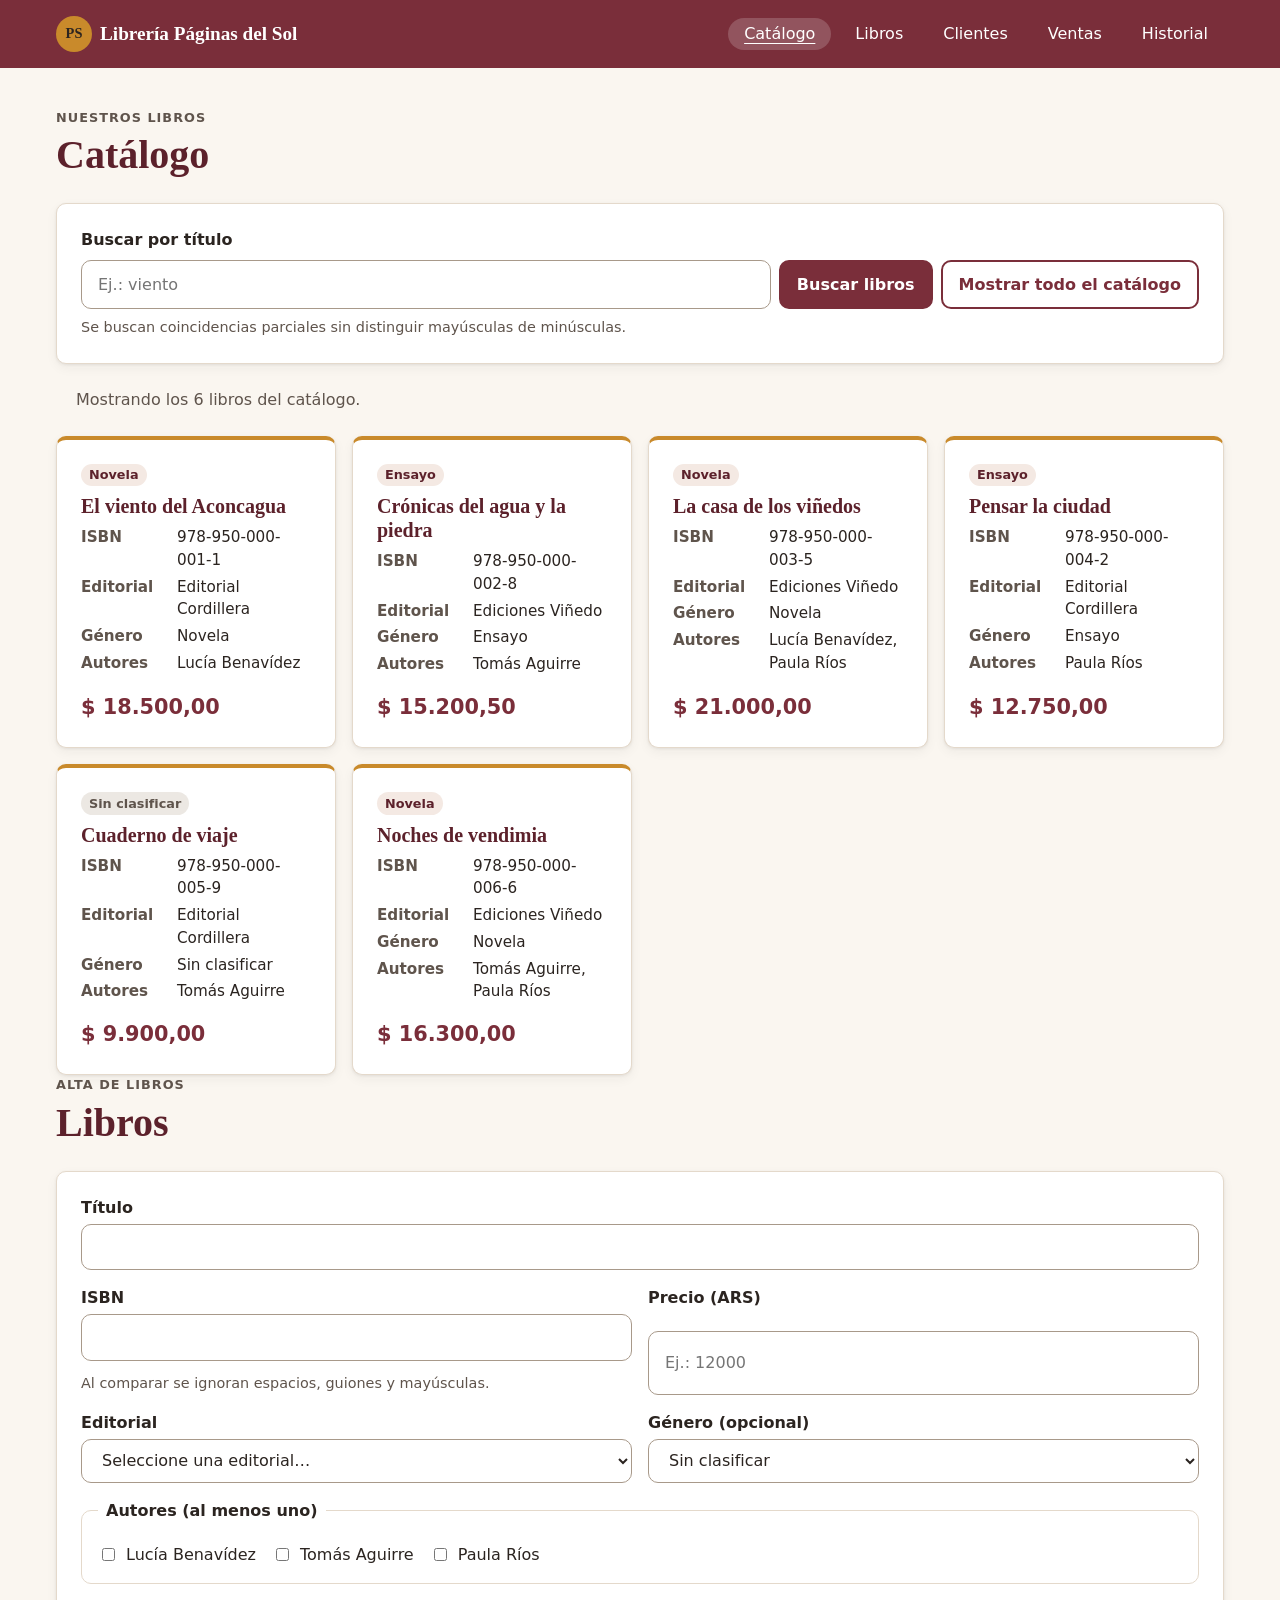
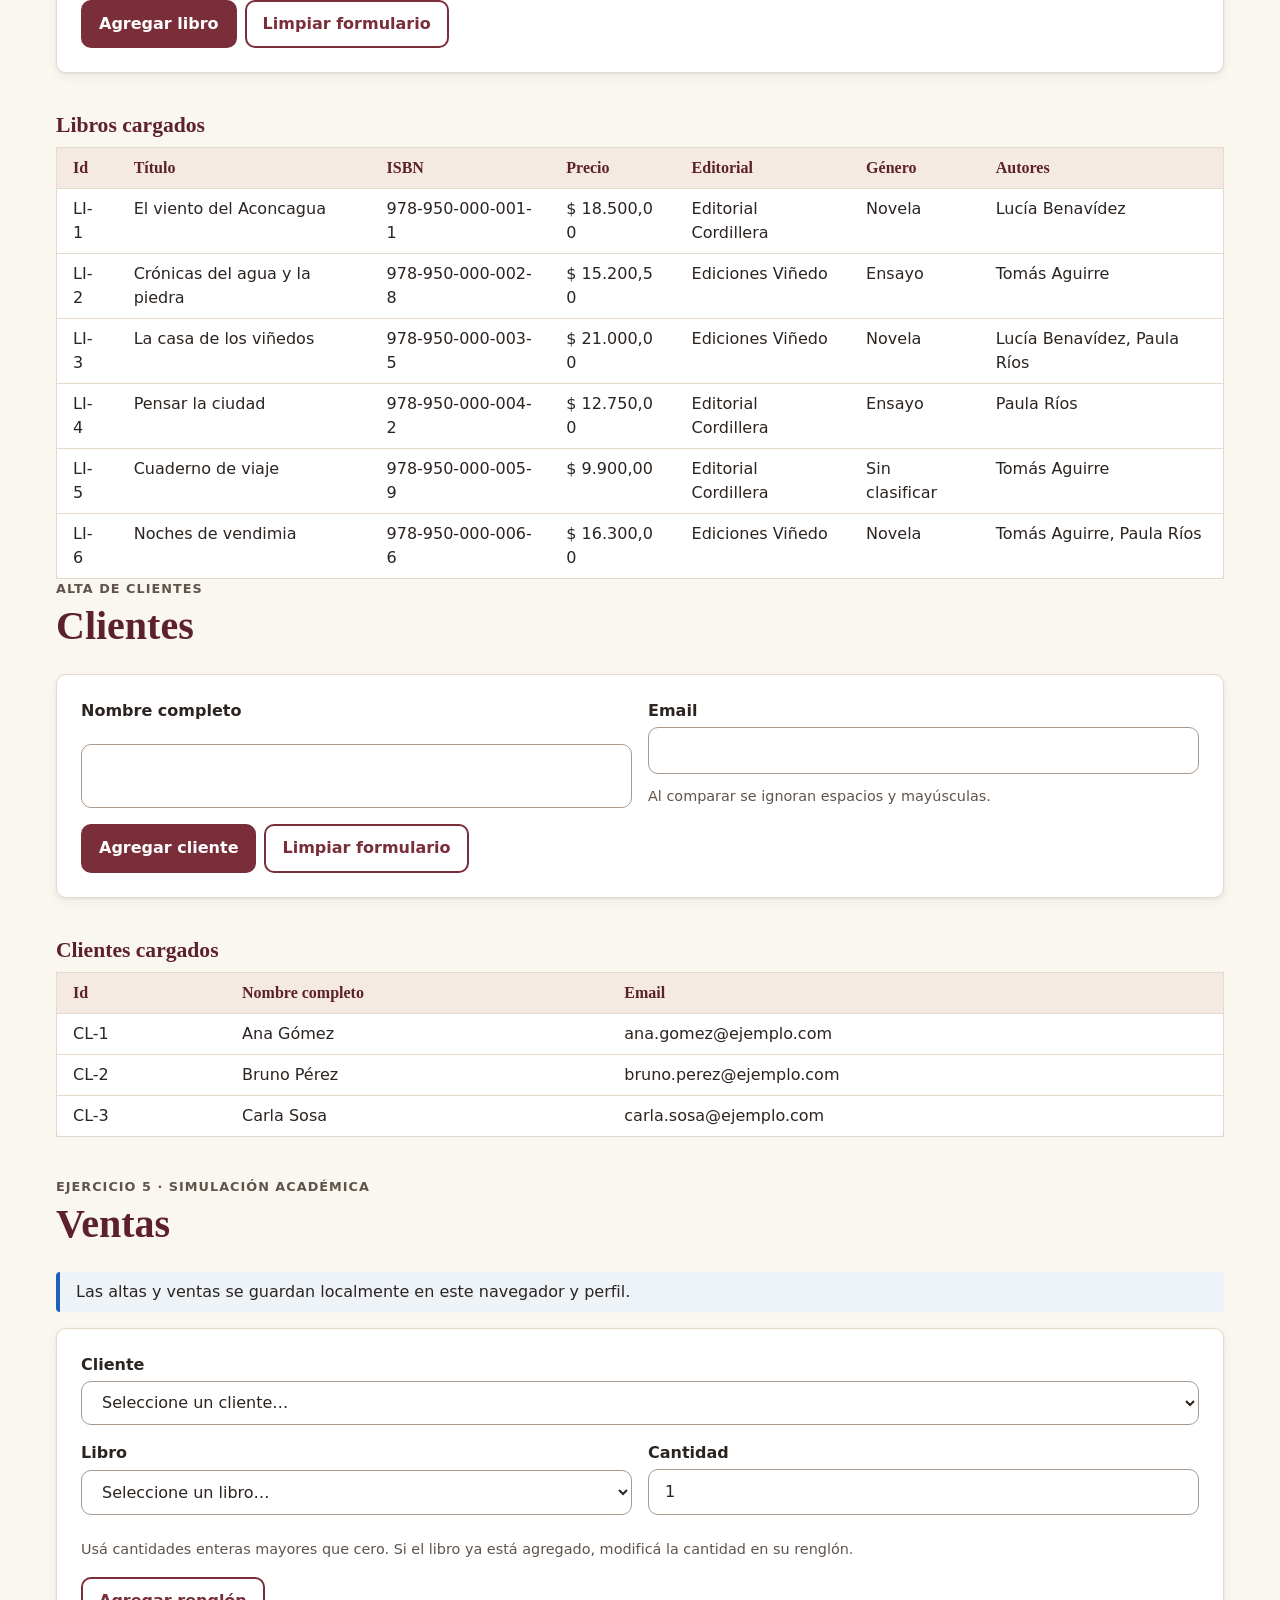
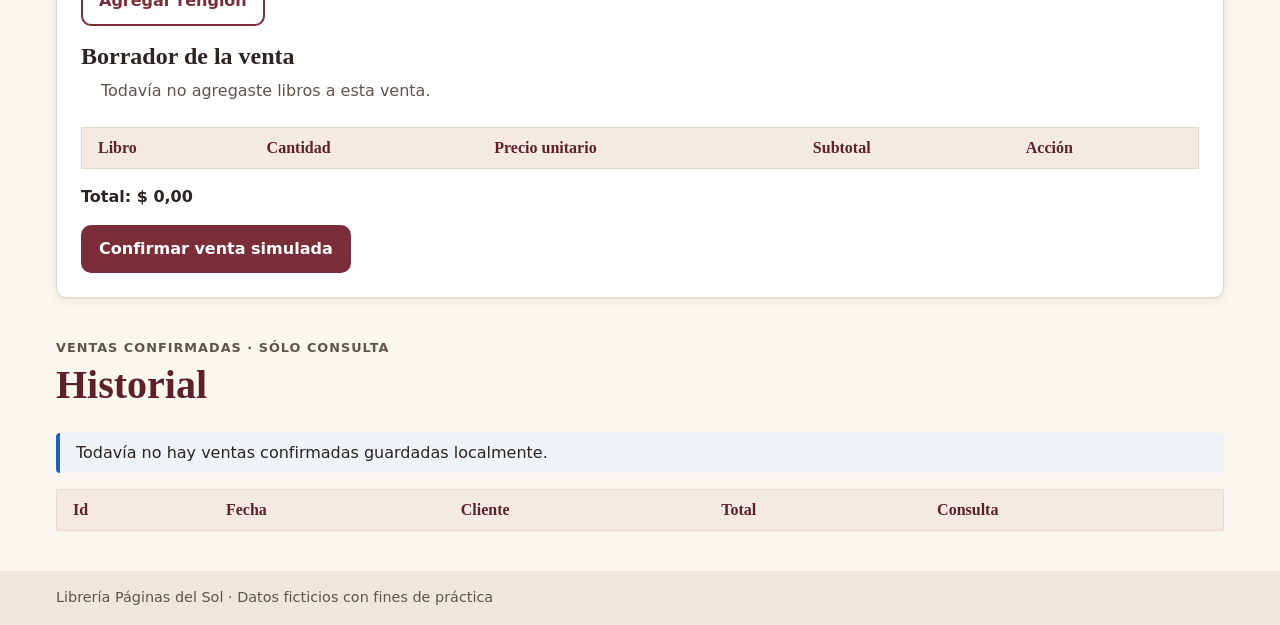
<file: index.html>
<!doctype html>
<html lang="es">
  <head>
    <meta charset="UTF-8" />
    <meta name="viewport" content="width=device-width, initial-scale=1" />
    <meta name="description" content="Librería Páginas del Sol: catálogo con búsqueda por título y formularios de alta de libros y clientes." />
    <title>Librería Páginas del Sol</title>
    <link rel="stylesheet" href="css/styles.css" />
    <!-- Orden importante: primero los datos y utilidades, luego la lógica que los usa. -->
    <script src="js/datos.js" defer></script>
    <script src="js/utilidades.js" defer></script>
    <script src="js/catalogo.js" defer></script>
    <script src="js/navegacion.js" defer></script>
    <script src="js/libros.js" defer></script>
    <script src="js/clientes.js" defer></script>
    <script src="js/ventas-modelo.js" defer></script>
    <script src="js/ventas.js" defer></script>
  </head>
  <body>
    <a class="skip-link" href="#contenido">Saltar al contenido principal</a>

    <header class="site-header">
      <div class="container header-content">
        <a class="brand" href="index.html">
          <span class="brand-mark" aria-hidden="true">PS</span>
          <span>Librería Páginas del Sol</span>
        </a>
        <nav aria-label="Navegación principal">
          <ul class="nav-list">
            <li><a class="nav-link" href="#catalogo" aria-current="page">Catálogo</a></li>
            <li><a class="nav-link" href="#libros">Libros</a></li>
            <li><a class="nav-link" href="#clientes">Clientes</a></li>
            <li><a class="nav-link" href="#ventas">Ventas</a></li>
            <li><a class="nav-link" href="#historial">Historial</a></li>
          </ul>
        </nav>
      </div>
    </header>

    <main id="contenido" class="container page">
      <section id="catalogo" aria-labelledby="catalogo-titulo">
        <div class="section-heading">
          <p class="eyebrow">Nuestros libros</p>
          <h1 id="catalogo-titulo">Catálogo</h1>
        </div>

        <form id="buscador-form" class="card search" role="search">
          <label class="search__label" for="busqueda-titulo">Buscar por título</label>
          <div class="search__controls">
            <input
              id="busqueda-titulo"
              class="input"
              name="busqueda"
              type="search"
              autocomplete="off"
              placeholder="Ej.: viento"
              aria-describedby="busqueda-ayuda"
            />
            <button class="button button--primary" type="submit">Buscar libros</button>
            <button id="limpiar-busqueda" class="button button--secondary" type="button">Mostrar todo el catálogo</button>
          </div>
          <p id="busqueda-ayuda" class="help">
            Se buscan coincidencias parciales sin distinguir mayúsculas de minúsculas.
          </p>
        </form>

        <p id="catalogo-mensaje" class="message" role="status" aria-live="polite"></p>

        <ul id="catalogo-lista" class="book-grid" aria-label="Libros del catálogo"></ul>

        <noscript>
          <p class="message message--warning">
            El catálogo se genera con JavaScript. Activalo en el navegador para verlo.
          </p>
        </noscript>
      </section>

      <section id="libros" aria-labelledby="libros-titulo">
        <div class="section-heading">
          <p class="eyebrow">Alta de libros</p>
          <h1 id="libros-titulo">Libros</h1>
        </div>

        <form id="form-libro" class="card form-alta" novalidate>
          <div class="form-campo campo-ancho">
            <label class="form-campo__label" for="libro-titulo">Título</label>
            <input id="libro-titulo" class="input" name="titulo" type="text" autocomplete="off" />
          </div>

          <div class="form-campo">
            <label class="form-campo__label" for="libro-isbn">ISBN</label>
            <input
              id="libro-isbn"
              class="input"
              name="isbn"
              type="text"
              autocomplete="off"
              aria-describedby="libro-isbn-ayuda"
            />
            <p id="libro-isbn-ayuda" class="help">
              Al comparar se ignoran espacios, guiones y mayúsculas.
            </p>
          </div>

          <div class="form-campo">
            <label class="form-campo__label" for="libro-precio">Precio (ARS)</label>
            <input
              id="libro-precio"
              class="input"
              name="precio"
              type="number"
              inputmode="decimal"
              step="0.01"
              autocomplete="off"
              placeholder="Ej.: 12000"
            />
          </div>

          <div class="form-campo">
            <label class="form-campo__label" for="libro-editorial">Editorial</label>
            <select id="libro-editorial" class="input" name="editorialId"></select>
          </div>

          <div class="form-campo">
            <label class="form-campo__label" for="libro-genero">Género (opcional)</label>
            <select id="libro-genero" class="input" name="generoId"></select>
          </div>

          <fieldset class="autores-fieldset campo-ancho">
            <legend>Autores (al menos uno)</legend>
            <div id="libro-autores" class="check-lista"></div>
          </fieldset>

          <div class="form-acciones campo-ancho">
            <button class="button button--primary" type="submit">Agregar libro</button>
            <button class="button button--secondary" type="reset">Limpiar formulario</button>
          </div>
        </form>

        <div id="libros-errores" class="message message--warning" role="alert"></div>
        <p id="libros-mensaje" class="message" role="status"></p>

        <h2 id="libros-listado-titulo" class="listado-titulo">Libros cargados</h2>
        <p id="libros-vacio" class="message message--info" hidden>
          Todavía no hay libros en la lista. Dá de alta el primero con el formulario de arriba.
        </p>
        <div class="table-wrap">
          <table class="table" aria-labelledby="libros-listado-titulo">
            <thead>
              <tr>
                <th scope="col">Id</th>
                <th scope="col">Título</th>
                <th scope="col">ISBN</th>
                <th scope="col">Precio</th>
                <th scope="col">Editorial</th>
                <th scope="col">Género</th>
                <th scope="col">Autores</th>
              </tr>
            </thead>
            <tbody id="libros-cuerpo"></tbody>
          </table>
        </div>

        <noscript>
          <p class="message message--warning">
            El formulario y la tabla se generan con JavaScript. Activalo para usar esta sección.
          </p>
        </noscript>
      </section>

      <section id="clientes" aria-labelledby="clientes-titulo">
        <div class="section-heading">
          <p class="eyebrow">Alta de clientes</p>
          <h1 id="clientes-titulo">Clientes</h1>
        </div>

        <form id="form-cliente" class="card form-alta" novalidate>
          <div class="form-campo">
            <label class="form-campo__label" for="cliente-nombre">Nombre completo</label>
            <input id="cliente-nombre" class="input" name="nombreCompleto" type="text" autocomplete="off" />
          </div>

          <div class="form-campo">
            <label class="form-campo__label" for="cliente-email">Email</label>
            <input
              id="cliente-email"
              class="input"
              name="email"
              type="text"
              inputmode="email"
              autocomplete="off"
              aria-describedby="cliente-email-ayuda"
            />
            <p id="cliente-email-ayuda" class="help">
              Al comparar se ignoran espacios y mayúsculas.
            </p>
          </div>

          <div class="form-acciones campo-ancho">
            <button class="button button--primary" type="submit">Agregar cliente</button>
            <button class="button button--secondary" type="reset">Limpiar formulario</button>
          </div>
        </form>

        <div id="clientes-errores" class="message message--warning" role="alert"></div>
        <p id="clientes-mensaje" class="message" role="status"></p>

        <h2 id="clientes-listado-titulo" class="listado-titulo">Clientes cargados</h2>
        <p id="clientes-vacio" class="message message--info" hidden>
          Todavía no hay clientes en la lista. Dá de alta el primero con el formulario de arriba.
        </p>
        <div class="table-wrap">
          <table class="table" aria-labelledby="clientes-listado-titulo">
            <thead>
              <tr>
                <th scope="col">Id</th>
                <th scope="col">Nombre completo</th>
                <th scope="col">Email</th>
              </tr>
            </thead>
            <tbody id="clientes-cuerpo"></tbody>
          </table>
        </div>

        <noscript>
          <p class="message message--warning">
            El formulario y la tabla se generan con JavaScript. Activalo para usar esta sección.
          </p>
        </noscript>
      </section>
      <section id="ventas" aria-labelledby="ventas-titulo">
        <div class="section-heading">
          <p class="eyebrow">Ejercicio 5 · Simulación académica</p>
          <h1 id="ventas-titulo">Ventas</h1>
        </div>
        <p class="message message--info">Las altas y ventas se guardan localmente en este navegador y perfil.</p>
        <form id="form-venta" class="card form-alta" novalidate>
          <div class="form-campo campo-ancho">
            <label class="form-campo__label" for="venta-cliente">Cliente</label>
            <select id="venta-cliente" class="input" aria-describedby="ventas-errores"></select>
          </div>
          <div class="form-campo">
            <label class="form-campo__label" for="venta-libro">Libro</label>
            <select id="venta-libro" class="input" aria-describedby="venta-ayuda ventas-errores"></select>
          </div>
          <div class="form-campo">
            <label class="form-campo__label" for="venta-cantidad">Cantidad</label>
            <input id="venta-cantidad" class="input" type="number" min="1" step="1" value="1" inputmode="numeric" aria-describedby="venta-ayuda ventas-errores" />
          </div>
          <p id="venta-ayuda" class="help campo-ancho">Usá cantidades enteras mayores que cero. Si el libro ya está agregado, modificá la cantidad en su renglón.</p>
          <div class="form-acciones campo-ancho">
            <button id="venta-agregar" class="button button--secondary" type="button">Agregar renglón</button>
          </div>
          <div class="campo-ancho">
            <h2 id="venta-borrador-titulo">Borrador de la venta</h2>
            <p id="venta-vacio" class="message">Todavía no agregaste libros a esta venta.</p>
            <div class="table-wrap">
              <table class="table" aria-labelledby="venta-borrador-titulo">
                <thead><tr><th scope="col">Libro</th><th scope="col">Cantidad</th><th scope="col">Precio unitario</th><th scope="col">Subtotal</th><th scope="col">Acción</th></tr></thead>
                <tbody id="venta-cuerpo"></tbody>
              </table>
            </div>
            <p class="venta-total">Total: <output id="venta-total">$ 0,00</output></p>
          </div>
          <div class="form-acciones campo-ancho">
            <button id="venta-confirmar" class="button button--primary" type="submit">Confirmar venta simulada</button>
          </div>
        </form>
        <div id="ventas-errores" class="message message--warning" role="alert" tabindex="-1"></div>
        <p id="ventas-mensaje" class="message" role="status"></p>
      </section>

      <section id="historial" aria-labelledby="historial-titulo">
        <div class="section-heading">
          <p class="eyebrow">Ventas confirmadas · Sólo consulta</p>
          <h1 id="historial-titulo">Historial</h1>
        </div>
        <p id="historial-vacio" class="message message--info">Todavía no hay ventas confirmadas guardadas localmente.</p>
        <div class="table-wrap">
          <table class="table" aria-labelledby="historial-titulo">
            <thead><tr><th scope="col">Id</th><th scope="col">Fecha</th><th scope="col">Cliente</th><th scope="col">Total</th><th scope="col">Consulta</th></tr></thead>
            <tbody id="historial-cuerpo"></tbody>
          </table>
        </div>
        <div id="historial-detalle" class="card detalle-venta" role="region" aria-labelledby="historial-detalle-titulo" hidden></div>
      </section>
    </main>

    <footer class="site-footer">
      <div class="container">Librería Páginas del Sol · Datos ficticios con fines de práctica</div>
    </footer>
  </body>
</html>
</file>
<file: css/styles.css>
/* Identidad visual: tonos tierra y vino, tipografía serif para títulos. */
:root {
  --color-fondo: #faf6f0;
  --color-superficie: #ffffff;
  --color-texto: #2b2420;
  --color-texto-suave: #5f544c;
  --color-primario: #7a2e3a;
  --color-primario-oscuro: #5c212b;
  --color-acento: #c98a2b;
  --color-borde: #e4d9cb;
  --color-info-fondo: #eef3f8;
  --color-aviso-fondo: #fdf3e1;
  --color-aviso-borde: #b7791f;
  --color-foco: #1f5fbf;

  --fuente-texto: system-ui, -apple-system, "Segoe UI", Roboto, sans-serif;
  --fuente-titulos: Georgia, "Times New Roman", serif;

  --espacio-1: 0.25rem;
  --espacio-2: 0.5rem;
  --espacio-3: 1rem;
  --espacio-4: 1.5rem;
  --espacio-5: 2.5rem;

  --radio: 10px;
  --sombra: 0 1px 3px rgb(43 36 32 / 0.08), 0 4px 12px rgb(43 36 32 / 0.05);
}

*,
*::before,
*::after {
  box-sizing: border-box;
}

body {
  margin: 0;
  font-family: var(--fuente-texto);
  font-size: 1rem;
  line-height: 1.5;
  color: var(--color-texto);
  background: var(--color-fondo);
  display: flex;
  flex-direction: column;
  min-height: 100vh;
}

h1,
h2,
h3 {
  font-family: var(--fuente-titulos);
  line-height: 1.2;
  margin: 0;
}

.container {
  width: 100%;
  max-width: 1200px;
  margin-inline: auto;
  padding-inline: var(--espacio-3);
}

/* Foco visible para todos los controles navegables con teclado. */
a:focus-visible,
button:focus-visible,
input:focus-visible,
select:focus-visible {
  outline: 3px solid var(--color-foco);
  outline-offset: 2px;
}

.skip-link {
  position: absolute;
  left: var(--espacio-3);
  top: -100px;
  padding: var(--espacio-2) var(--espacio-3);
  background: var(--color-superficie);
  color: var(--color-primario);
  border-radius: var(--radio);
  z-index: 10;
}

.skip-link:focus {
  top: var(--espacio-2);
}

/* ---------- Encabezado y navegación ---------- */
.site-header {
  background: var(--color-primario);
  color: #fff;
}

.header-content {
  display: flex;
  flex-wrap: wrap;
  align-items: center;
  justify-content: space-between;
  gap: var(--espacio-3);
  padding-block: var(--espacio-3);
}

.brand {
  display: flex;
  align-items: center;
  gap: var(--espacio-2);
  color: inherit;
  text-decoration: none;
  font-family: var(--fuente-titulos);
  font-size: 1.2rem;
  font-weight: 700;
}

.brand-mark {
  display: grid;
  place-items: center;
  width: 2.25rem;
  height: 2.25rem;
  border-radius: 50%;
  background: var(--color-acento);
  color: var(--color-texto);
  font-size: 0.9rem;
}

.nav-list {
  display: flex;
  flex-wrap: wrap;
  gap: var(--espacio-2);
  list-style: none;
  margin: 0;
  padding: 0;
}

.nav-link {
  display: inline-block;
  padding: var(--espacio-1) var(--espacio-3);
  border-radius: 999px;
  color: #fff;
  text-decoration: none;
}

.nav-link:hover,
.nav-link[aria-current="page"] {
  background: rgb(255 255 255 / 0.18);
}

.nav-link[aria-current="page"] {
  text-decoration: underline;
  text-underline-offset: 4px;
}

/* ---------- Contenido ---------- */
.page {
  flex: 1;
  padding-block: var(--espacio-5);
}

.section-heading {
  margin-bottom: var(--espacio-4);
}

.section-heading h1 {
  font-size: clamp(1.75rem, 5vw, 2.5rem);
  color: var(--color-primario-oscuro);
}

.eyebrow {
  margin: 0 0 var(--espacio-1);
  text-transform: uppercase;
  letter-spacing: 0.08em;
  font-size: 0.8rem;
  font-weight: 700;
  color: var(--color-texto-suave);
}

.card {
  background: var(--color-superficie);
  border: 1px solid var(--color-borde);
  border-radius: var(--radio);
  box-shadow: var(--sombra);
  padding: var(--espacio-4);
}

/* ---------- Buscador ---------- */
.search {
  margin-bottom: var(--espacio-3);
}

.search__label {
  display: block;
  font-weight: 700;
  margin-bottom: var(--espacio-2);
}

.search__controls {
  display: flex;
  flex-wrap: wrap;
  gap: var(--espacio-2);
}

.input {
  flex: 1 1 16rem;
  min-width: 0;
  padding: 0.65rem var(--espacio-3);
  font: inherit;
  color: inherit;
  border: 1px solid #a8998a;
  border-radius: var(--radio);
  background: #fff;
}

.help {
  margin: var(--espacio-2) 0 0;
  font-size: 0.9rem;
  color: var(--color-texto-suave);
}

.button {
  padding: 0.65rem var(--espacio-3);
  font: inherit;
  font-weight: 600;
  border-radius: var(--radio);
  border: 2px solid var(--color-primario);
  cursor: pointer;
}

.button--primary {
  background: var(--color-primario);
  color: #fff;
}

.button--primary:hover {
  background: var(--color-primario-oscuro);
}

.button--secondary {
  background: transparent;
  color: var(--color-primario);
}

.button--secondary:hover {
  background: #f4e9e3;
}

/* ---------- Mensajes de estado (el texto lleva el significado, no el color) ---------- */
.message {
  margin: 0 0 var(--espacio-3);
  padding: var(--espacio-2) var(--espacio-3);
  border-left: 4px solid transparent;
  border-radius: 4px;
  color: var(--color-texto-suave);
}

.message:empty {
  display: none;
}

.message--info {
  background: var(--color-info-fondo);
  border-left-color: var(--color-foco);
  color: var(--color-texto);
}

.message--warning {
  background: var(--color-aviso-fondo);
  border-left-color: var(--color-aviso-borde);
  color: var(--color-texto);
  font-weight: 600;
}

/* ---------- Grilla de libros ---------- */
.book-grid {
  display: grid;
  grid-template-columns: repeat(auto-fill, minmax(min(100%, 260px), 1fr));
  gap: var(--espacio-3);
  list-style: none;
  margin: 0;
  padding: 0;
}

.book-grid > li {
  display: flex;
}

.book-card {
  display: flex;
  flex-direction: column;
  gap: var(--espacio-2);
  width: 100%;
  border-top: 4px solid var(--color-acento);
}

.book-card__title {
  font-size: 1.25rem;
  color: var(--color-primario-oscuro);
  overflow-wrap: anywhere;
}

.book-card__data {
  display: grid;
  gap: var(--espacio-1);
  margin: 0;
  font-size: 0.95rem;
}

.book-card__item {
  display: grid;
  grid-template-columns: 5.5rem 1fr;
  gap: var(--espacio-2);
}

.book-card__item dt {
  font-weight: 600;
  color: var(--color-texto-suave);
}

.book-card__item dd {
  margin: 0;
  overflow-wrap: anywhere;
}

.book-card__price {
  margin: auto 0 0;
  padding-top: var(--espacio-2);
  font-size: 1.3rem;
  font-weight: 700;
  color: var(--color-primario);
}

.tag {
  align-self: flex-start;
  margin: 0;
  padding: 0.1rem var(--espacio-2);
  border-radius: 999px;
  font-size: 0.8rem;
  font-weight: 600;
  background: #f4e9e3;
  color: var(--color-primario-oscuro);
}

.tag--muted {
  background: #ece8e3;
  color: var(--color-texto-suave);
}

/* ---------- Formularios de alta (Ejercicio 4) ---------- */
.form-alta {
  display: grid;
  grid-template-columns: 1fr;
  gap: var(--espacio-3);
  margin-bottom: var(--espacio-3);
}

.form-campo {
  display: grid;
  gap: var(--espacio-1);
  min-width: 0;
}

.form-campo__label {
  font-weight: 700;
}

.campo-ancho {
  grid-column: 1 / -1;
}

.autores-fieldset {
  min-width: 0;
  margin: 0;
  padding: var(--espacio-3);
  border: 1px solid var(--color-borde);
  border-radius: var(--radio);
}

.autores-fieldset legend {
  padding-inline: var(--espacio-2);
  font-weight: 700;
}

.check-lista {
  display: flex;
  flex-wrap: wrap;
  gap: var(--espacio-3);
  margin: var(--espacio-1) 0 0;
  padding: 0;
}

.check-opcion {
  display: inline-flex;
  align-items: center;
  gap: var(--espacio-2);
  min-width: 0;
}

.form-acciones {
  display: flex;
  flex-wrap: wrap;
  gap: var(--espacio-2);
}

.lista-errores {
  margin: 0;
  padding-left: 1.25rem;
}

/* ---------- Listados en tabla (Ejercicio 4) ---------- */
.listado-titulo {
  margin: var(--espacio-5) 0 var(--espacio-2);
  font-size: 1.35rem;
  color: var(--color-primario-oscuro);
}

.table-wrap {
  overflow-x: auto;
}

.table {
  width: 100%;
  border-collapse: collapse;
  background: var(--color-superficie);
  border: 1px solid var(--color-borde);
  border-radius: var(--radio);
}

.table th,
.table td {
  padding: var(--espacio-2) var(--espacio-3);
  text-align: left;
  vertical-align: top;
  border-bottom: 1px solid var(--color-borde);
}

.table th {
  background: #f4e9e3;
  color: var(--color-primario-oscuro);
  font-family: var(--fuente-titulos);
  white-space: nowrap;
}

.table td {
  overflow-wrap: anywhere;
}

.table tbody tr:last-child td {
  border-bottom: 0;
}

/* E5: las tablas anchas se desplazan sólo dentro de su contenedor. */
#ventas,
#historial {
  margin-top: var(--espacio-5);
  min-width: 0;
}

#ventas .campo-ancho,
.detalle-venta {
  min-width: 0;
  overflow-wrap: anywhere;
}

.cantidad-renglon { width: 7rem; }
.venta-total { font-weight: 700; margin-block: var(--espacio-3) 0; }
.detalle-venta { margin-top: var(--espacio-3); }

.visualmente-oculto {
  position: absolute;
  width: 1px;
  height: 1px;
  padding: 0;
  overflow: hidden;
  clip-path: inset(50%);
  white-space: nowrap;
}

/* ---------- Pie ---------- */
.site-footer {
  padding-block: var(--espacio-3);
  background: #efe7dc;
  color: var(--color-texto-suave);
  font-size: 0.9rem;
}

/* Pantallas angostas (320 px): botones a ancho completo. */
@media (max-width: 480px) {
  .search__controls .button,
  .form-acciones .button {
    flex: 1 1 100%;
  }

  .card {
    padding: var(--espacio-3);
  }
}

/* Pantallas anchas (1280 px): los campos del formulario en dos columnas. */
@media (min-width: 900px) {
  .form-alta {
    grid-template-columns: 1fr 1fr;
  }
}
</file>
